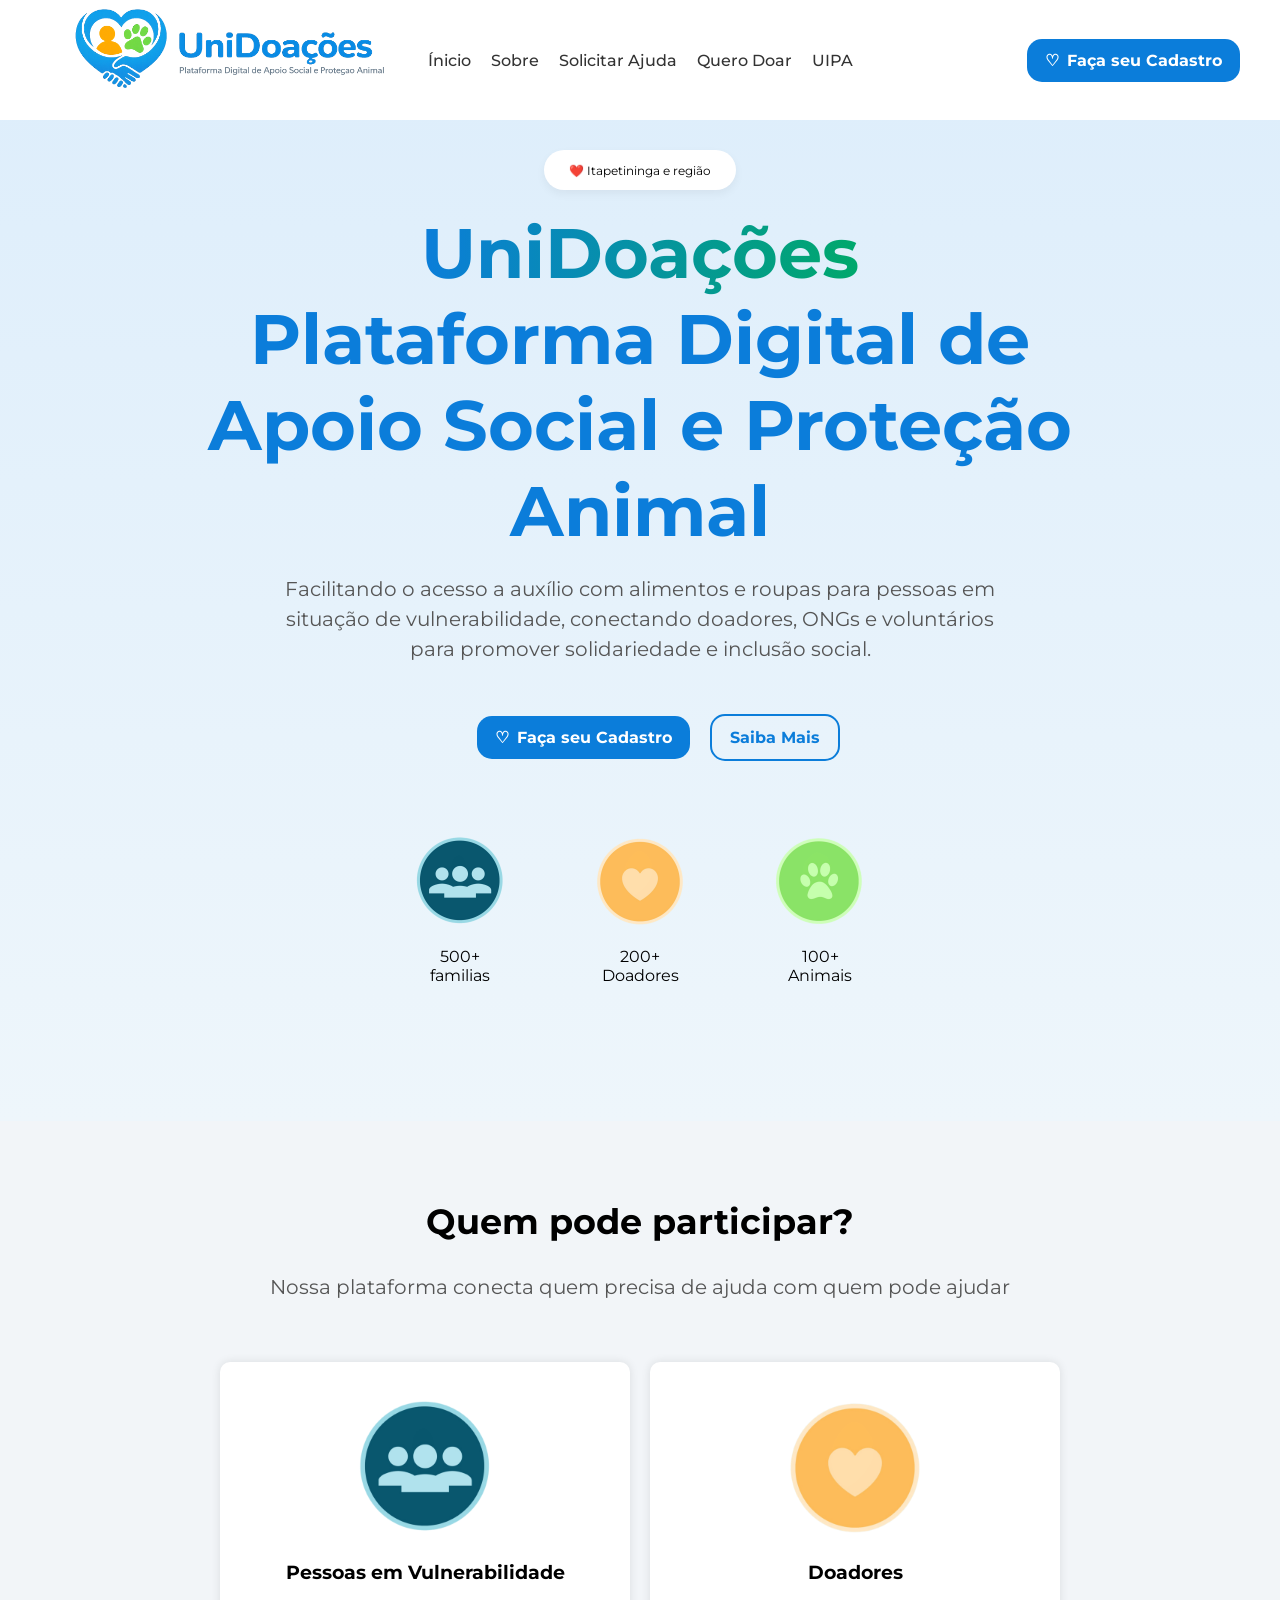
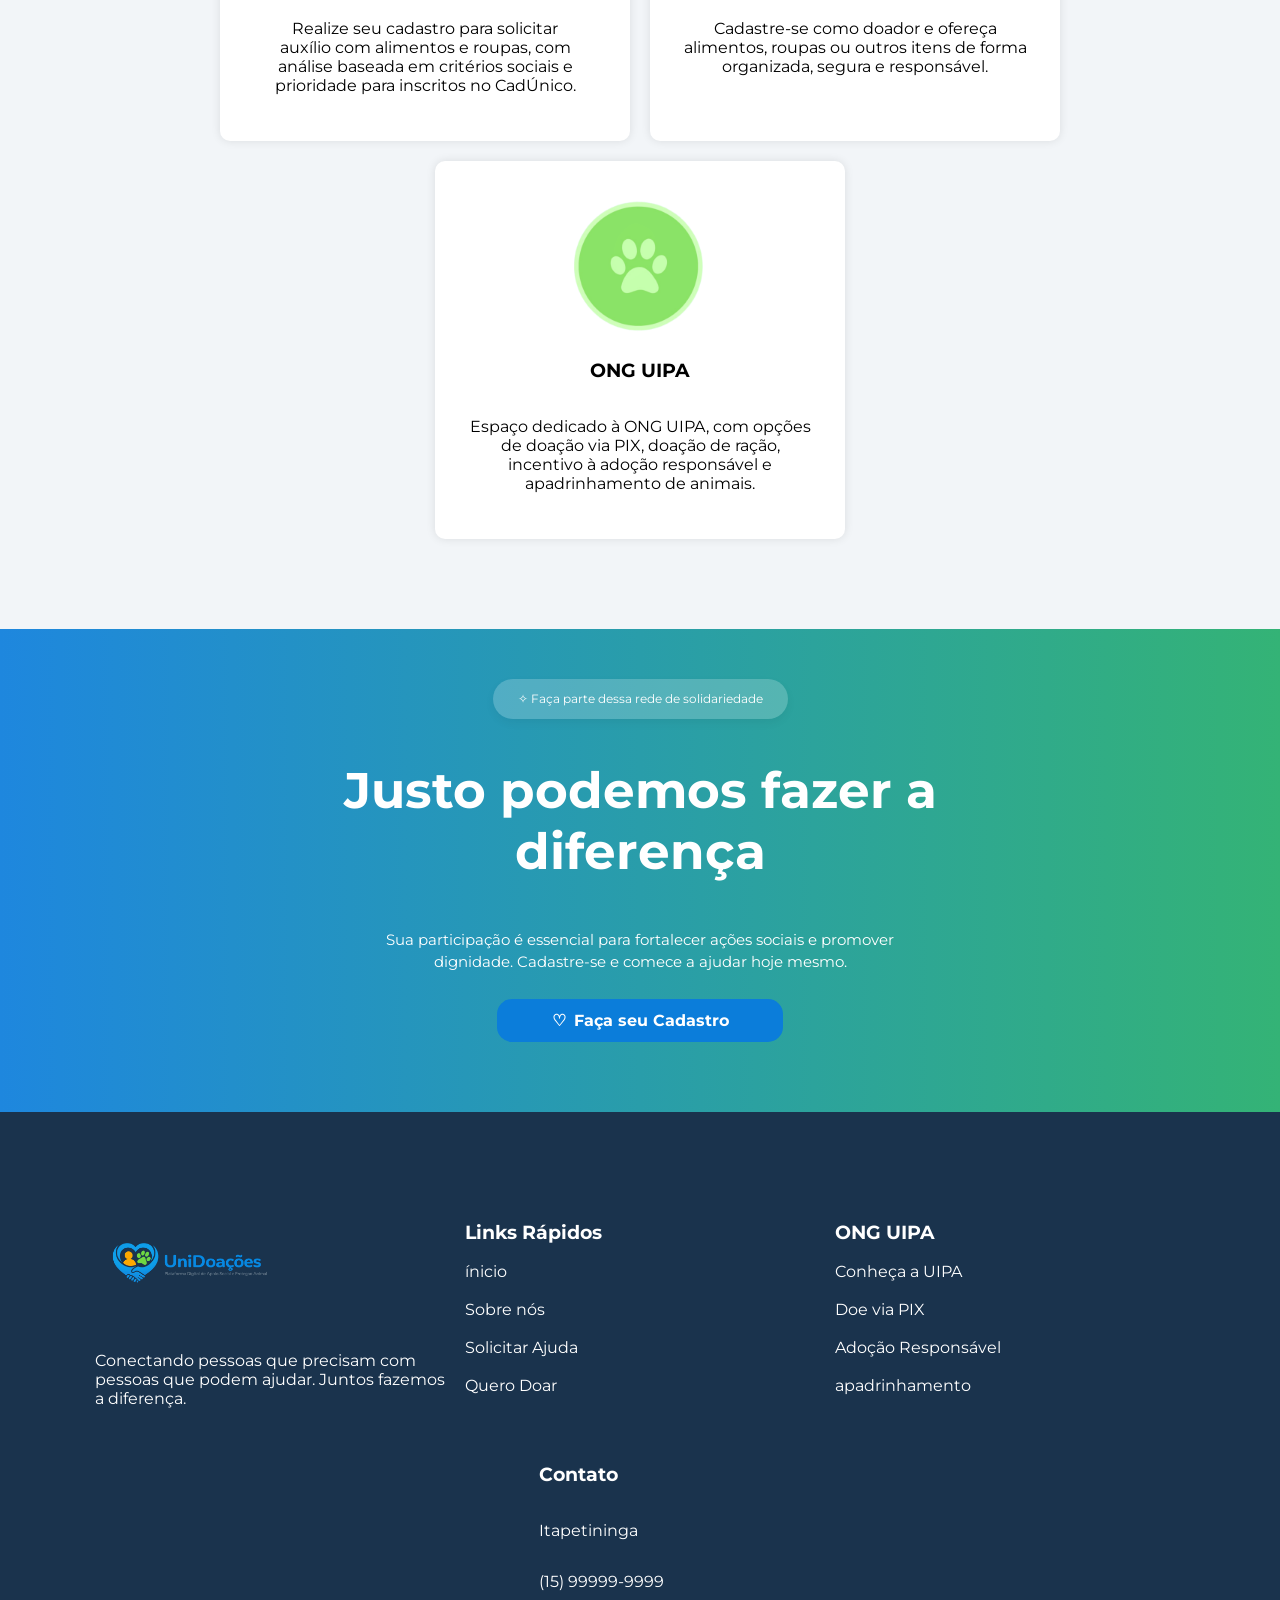
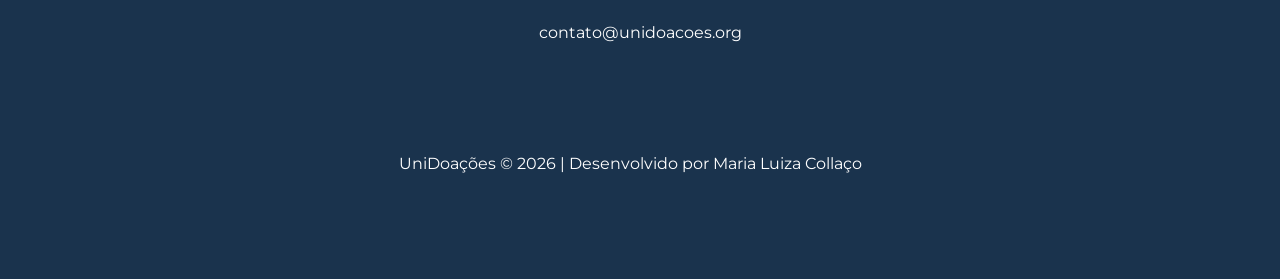
<file: Site UniDoacoes/index.html>
<!DOCTYPE html>
<html lang="pt-br">

<head>
    <link rel="stylesheet" href="assets/css/styles.css">
    <link href="https://fonts.googleapis.com/css2?family=Montserrat:wght@400;700&display=swap" rel="stylesheet">
    <meta charset="UTF-8">
    <meta name="viewport" content="width=device-width, initial-scale=1.0">
    <title>UniDoações</title>
</head>

<body>
    <header class="cabecalho">
        <div class="logo-container">
            <img src="assets/img/Logo UniDoações.png" alt="Logo UniDoações" width="400px">
        </div>
        <nav class="nav-links">
            <a href="">Ínicio</a>
            <a href="pages/sobre.html">Sobre</a>
            <a href="pages/solicitarAjuda.html">Solicitar Ajuda</a>
            <a href="pages/queroDoar.html">Quero Doar</a>
            <a href="pages/UIPA.html">UIPA</a>
        </nav>
        <div class="nav-cadastro">
            <a href="pages/Cadastro.html">
                <span>♡</span> Faça seu Cadastro
            </a>
        </div>
    </header>
    <main>
        <section class="corFundo-sec1">
            <section>
                <div class="balao">
                    <p>❤️ Itapetininga e região</p>
                </div>
            </section>
            <section>
                <h1 class="titulo-principal"> <span class="texto-gradiente-titulo">UniDoações</span><br>Plataforma
                    Digital de <br> Apoio Social e Proteção <br> Animal</h1>
                <p class="texto-principal">Facilitando o acesso a auxílio com alimentos e roupas para pessoas em
                    <br>situação de
                    vulnerabilidade,
                    conectando doadores, ONGs e voluntários <br>para
                    promover solidariedade e inclusão social.
                </p>
            </section>
            <section class="botoes-principais">
                <div class="nav-cadastro">
                    <a href="pages/Cadastro.html">
                        <span>♡</span> Faça seu Cadastro
                    </a>
                </div>
                <div class="botao-transparente">
                    <a href="pages/sobre.html">Saiba Mais</a>
                </div>
            </section>
            <section class="container-cards">
                <article class="card">
                    <img src="assets/img/Icone-comunidade-semfundo.png" alt="icone de comunidade" height="100px">
                    <p>500+<br>familias</p>
                </article>
                <article class="card">
                    <img src="assets/img/Icone-coracao-semfundo.png" alt="icone de coração" height="100px">
                    <p>200+ <br> Doadores</p>
                </article>
                <article class="card">
                    <img src="assets/img/Icone-pata-semfundo.png" alt="icone de pata" height="100px">
                    <p>100+ <br> Animais</p>
                </article>
            </section>
        </section>
        <section class="corFundo-sec2">
            <section>
                <h2 id="tamanho-texto">Quem pode participar?</h2>
                <p class="texto-principal">Nossa plataforma conecta quem precisa de ajuda com quem pode ajudar</p>
            </section>
            <section class="container-cards">
                <article class="card-cor">
                    <img src="assets/img/Icone-comunidade-semfundo.png" alt="icone de comunidade" height="150px">
                    <h3>Pessoas em Vulnerabilidade</h3>
                    <p>Realize seu cadastro para solicitar <br>auxílio com alimentos e roupas, com <br>análise baseada
                        em
                        critérios sociais e <br>prioridade para inscritos no CadÚnico.</p>
                </article>
                <article class="card-cor">
                    <img src="assets/img/Icone-coracao-semfundo.png" alt="icone de coração" height="150px">
                    <h3>Doadores</h3>
                    <p>Cadastre-se como doador e ofereça alimentos, roupas ou outros itens de forma organizada, segura e
                        responsável.</p>
                </article>
                <article class="card-cor">
                    <img src="assets/img/Icone-pata-semfundo.png" alt="icone de pata" height="150px">
                    <h3>ONG UIPA</h3>
                    <P>Espaço dedicado à ONG UIPA, com opções de doação via PIX, doação de ração, incentivo à adoção
                        responsável e apadrinhamento de animais.</P>
                </article>
            </section>
        </section>
        <section class="corFundo-sec3">
            <section>
                <div class="balao-transparente">
                    <p>✧ Faça parte dessa rede de solidariedade</p>
                </div>
            </section>
            <section>
                <h2 id="tamanho-texto-sec3">Justo podemos fazer a <br>diferença</h2>
                <p id="texto-sec3">Sua participação é essencial para fortalecer ações sociais e promover <br>dignidade.
                    Cadastre-se e comece
                    a ajudar hoje mesmo.</p>
                <div class="nav-cadastro-meio">
                    <a href="pages/Cadastro.html">
                        <span>♡</span> Faça seu Cadastro
                    </a>
                </div>
            </section>
        </section>
    </main>
    <footer class="rodape">
        <section class="container-cards">
            <article class="card-rodape">
                <img src="assets/img/Logo UniDoações.png" alt="Logo UniDoações" width="200px">
                <p>Conectando pessoas que precisam com <br>pessoas que podem ajudar. Juntos fazemos <br>a diferença.</p>
            </article>
            <article class="card-rodape">
                <h3>Links Rápidos</h3>
                <a href="">ínicio</a><br>
                <a href="pages/sobre.html">Sobre nós</a><br>
                <a href="pages/solicitarAjuda.html">Solicitar Ajuda</a><br>
                <a href="pages/queroDoar.html">Quero Doar</a><br>
            </article>
            <article class="card-rodape">
                <h3>ONG UIPA</h3>
                <a href="pages/UIPA.html">Conheça a UIPA</a><br>
                <a href="pages/UIPA.html">Doe via PIX</a><br>
                <a href="pages/UIPA.html">Adoção Responsável</a><br>
                <a href="pages/UIPA.html">apadrinhamento</a><br>
            </article>
            <article class="card-rodape">
                <h3>Contato</h3>
                <p>Itapetininga</p>
                <p>(15) 99999-9999</p>
                <p>contato@unidoacoes.org</p>
            </article>
        </section>
        <section class="container-cards">
            <article class="card-rodape">
                <p>UniDoações © 2026 | Desenvolvido por Maria Luiza Collaço</p>
            </article>
            <article class="card-rodape">
            </article>
        </section>
    </footer>
    <script src="assets/js/script.js"></script>
</body>

</html>
</file>
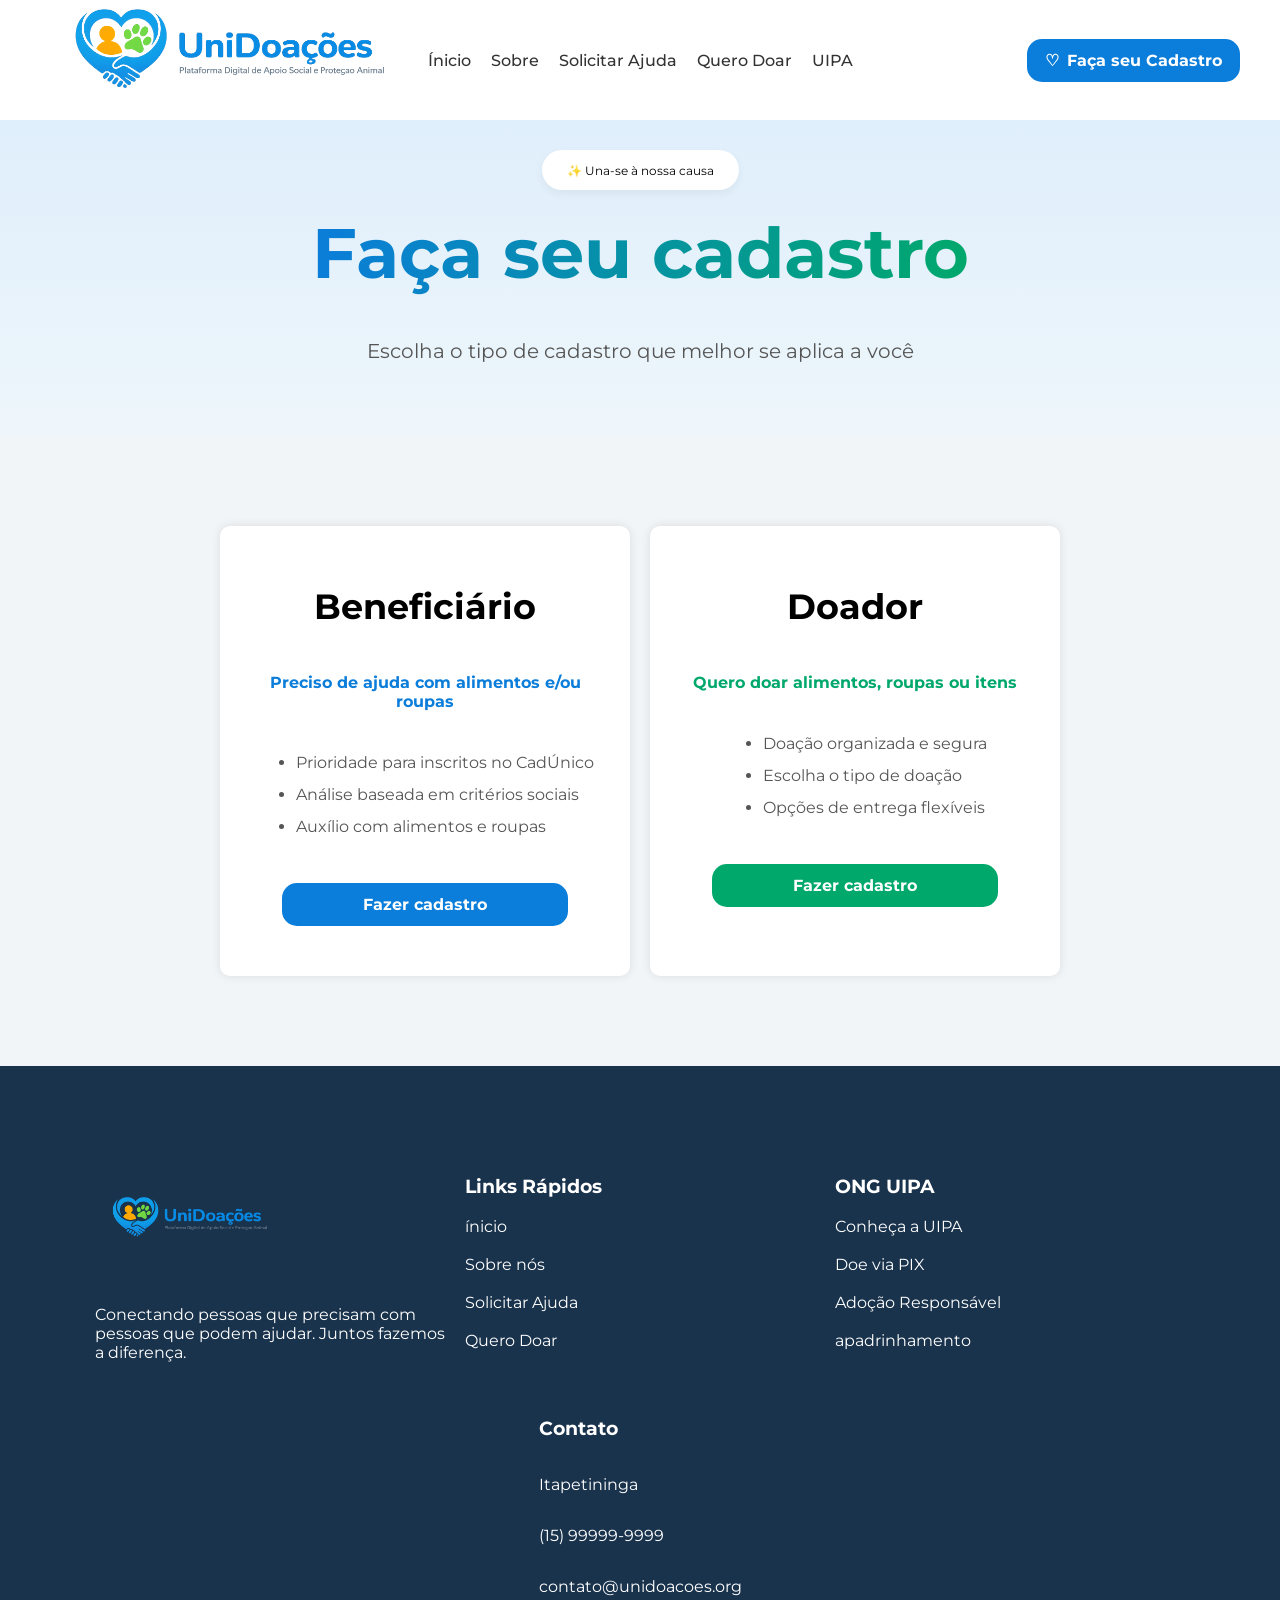
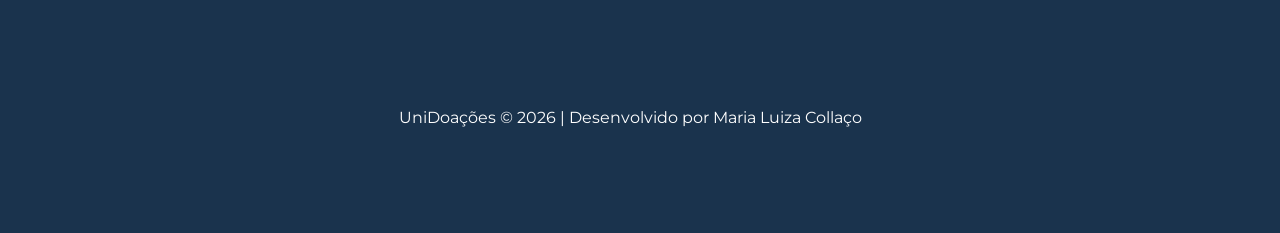
<file: Site UniDoacoes/pages/Cadastro.html>
<!DOCTYPE html>
<html lang="pt-br">

<head>
    <link rel="stylesheet" href="../assets/css/styles.css">
    <link href="https://fonts.googleapis.com/css2?family=Montserrat:wght@400;700;800&display=swap" rel="stylesheet">
    <meta charset="UTF-8">
    <meta name="viewport" content="width=device-width, initial-scale=1.0">
    <title>Cadastro - UniDoações</title>
</head>

<body>
    <header class="cabecalho">
        <div class="logo-container">
            <img src="../assets/img/Logo UniDoações.png" alt="Logo UniDoações" width="400px">
        </div>
        <nav class="nav-links">
            <a href="../index.html">Ínicio</a>
            <a href="sobre.html">Sobre</a>
            <a href="solicitarAjuda.html">Solicitar Ajuda</a>
            <a href="queroDoar.html">Quero Doar</a>
            <a href="UIPA.html">UIPA</a>
        </nav>
        <div class="nav-cadastro">
            <a href="">
                <span>♡</span> Faça seu Cadastro
            </a>
        </div>
    </header>

    <main>
        <section class="corFundo-sec1">
            <div class="balao">
                <p>✨ Una-se à nossa causa</p>
            </div>
            <h1 class="titulo-principal">
                <span class="texto-gradiente-titulo">Faça seu cadastro</span>
            </h1>
            <p class="texto-principal">Escolha o tipo de cadastro que melhor se aplica a você</p>
        </section>

        <section class="corFundo-sec2">
            <div class="container-cards">
                
                <article class="card-cor">
                    <h2 id="tamanho-texto">Beneficiário</h2>
                    <p style="font-weight: 700; color: #0b7dda;">Preciso de ajuda com alimentos e/ou roupas</p>
                    <ul style="text-align: left; color: #555; line-height: 2; margin: 20px 0;">
                        <li>Prioridade para inscritos no CadÚnico</li>
                        <li>Análise baseada em critérios sociais</li>
                        <li>Auxílio com alimentos e roupas</li>
                    </ul>
                    <div class="nav-cadastro-meio">
                        <a href="solicitarAjuda.html">Fazer cadastro</a>
                    </div>
                </article>

                <article class="card-cor">
                    <h2 id="tamanho-texto">Doador</h2>
                    <p style="font-weight: 700; color: #00a86b;">Quero doar alimentos, roupas ou itens</p>
                    <ul style="text-align: left; color: #555; line-height: 2; margin: 20px 0;">
                        <li>Doação organizada e segura</li>
                        <li>Escolha o tipo de doação</li>
                        <li>Opções de entrega flexíveis</li>
                    </ul>
                    <div class="nav-cadastro-meio">
                        <a href="queroDoar.html" style="background-color: #00a86b;">Fazer cadastro</a>
                    </div>
                </article>

            </div>
        </section>
    </main>

    <footer class="rodape">
        <section class="container-cards">
            <article class="card-rodape">
                <img src="../assets/img/Logo UniDoações.png" alt="Logo UniDoações" width="200px">
                <p>Conectando pessoas que precisam com <br>pessoas que podem ajudar. Juntos fazemos <br>a diferença.</p>
            </article>
            <article class="card-rodape">
                <h3>Links Rápidos</h3>
                <a href="../index.html">ínicio</a><br>
                <a href="sobre.html">Sobre nós</a><br>
                <a href="solicitarAjuda.html">Solicitar Ajuda</a><br>
                <a href="queroDoar.html">Quero Doar</a><br>
            </article>
            <article class="card-rodape">
                <h3>ONG UIPA</h3>
                <a href="UIPA.html">Conheça a UIPA</a><br>
                <a href="UIPA.html">Doe via PIX</a><br>
                <a href="UIPA.html">Adoção Responsável</a><br>
                <a href="UIPA.html">apadrinhamento</a><br>
            </article>
            <article class="card-rodape">
                <h3>Contato</h3>
                <p>Itapetininga</p>
                <p>(15) 99999-9999</p>
                <p>contato@unidoacoes.org</p>
            </article>
        </section>
        <section class="container-cards">
            <article class="card-rodape">
                <p>UniDoações © 2026 | Desenvolvido por Maria Luiza Collaço</p>
            </article>
            <article class="card-rodape">
            
            </article>
        </section>
    </footer>
    <script src="../assets/js/script.js"></script>
</body>

</html>
</file>
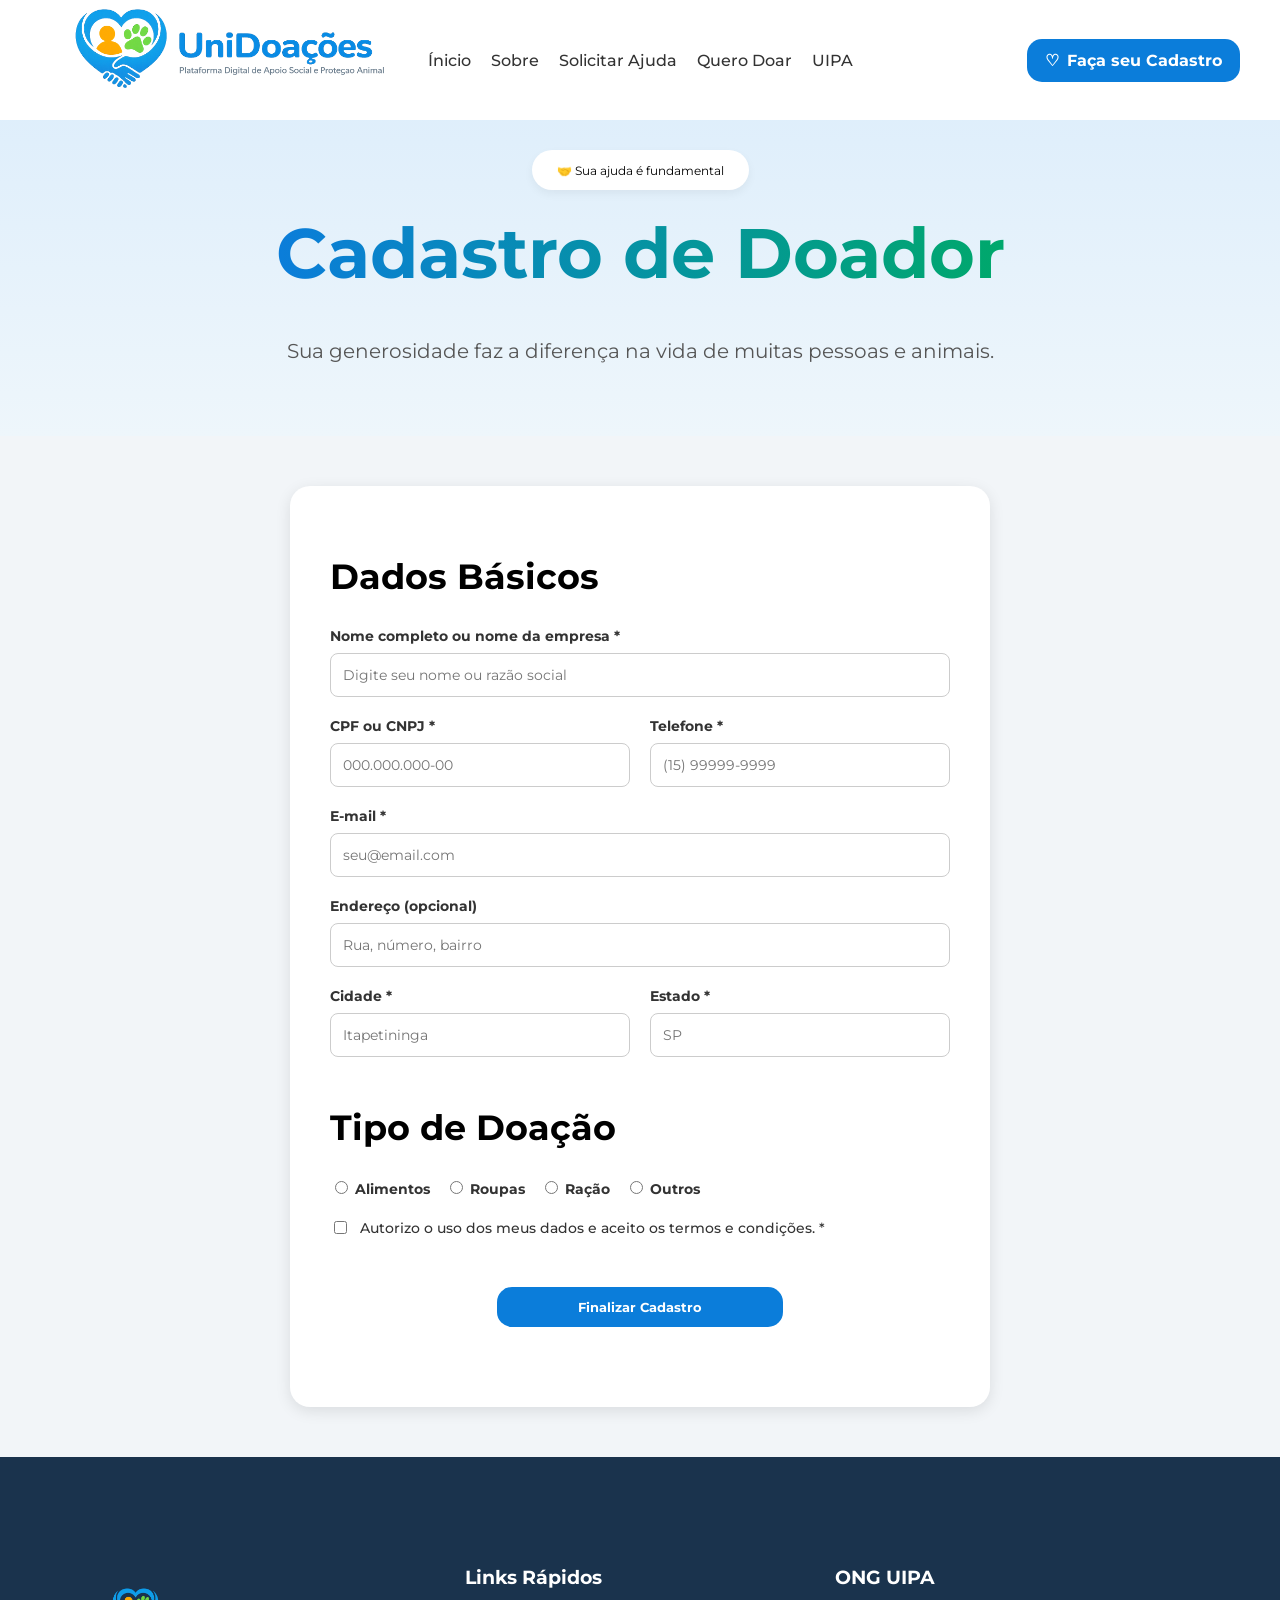
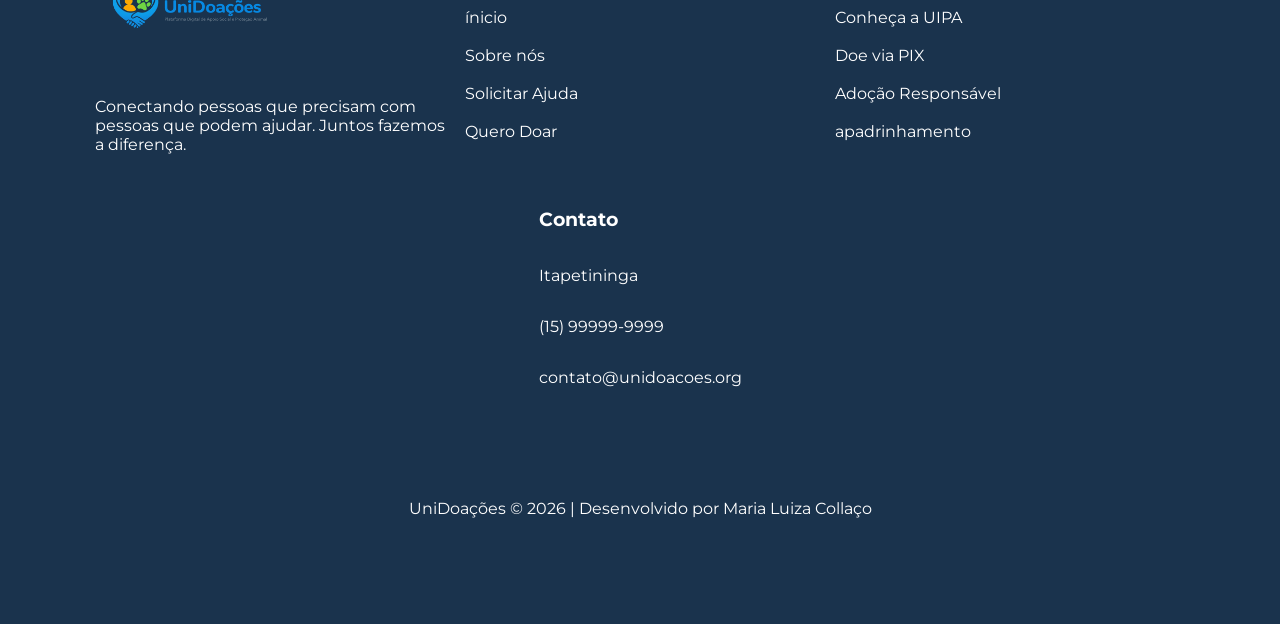
<file: Site UniDoacoes/pages/queroDoar.html>
<!DOCTYPE html>
<html lang="pt-br">

<head>
    <link rel="stylesheet" href="../assets/css/styles.css">
    <link href="https://fonts.googleapis.com/css2?family=Montserrat:wght@400;700;800&display=swap" rel="stylesheet">
    <meta charset="UTF-8">
    <meta name="viewport" content="width=device-width, initial-scale=1.0">
    <title>Quero Doar - UniDoações</title>
</head>

<body>
    <header class="cabecalho">
        <div class="logo-container">
            <img src="../assets/img/Logo UniDoações.png" alt="Logo UniDoações" width="400px">
        </div>
        <nav class="nav-links">
            <a href="../index.html">Ínicio</a>
            <a href="sobre.html">Sobre</a>
            <a href="solicitarAjuda.html">Solicitar Ajuda</a>
            <a href="">Quero Doar</a>
            <a href="UIPA.html">UIPA</a>
        </nav>
        <div class="nav-cadastro">
            <a href="Cadastro.html">
                <span>♡</span> Faça seu Cadastro
            </a>
        </div>
    </header>
    <main>
        <section class="corFundo-sec1">
            <div class="balao">
                <p>🤝 Sua ajuda é fundamental</p>
            </div>
            <h1 class="titulo-principal">
                <span class="texto-gradiente-titulo">Cadastro de Doador</span>
            </h1>
            <p class="texto-principal">Sua generosidade faz a diferença na vida de muitas pessoas e animais.</p>
        </section>

        <section class="corFundo-sec2">
            <div class="formulario-container">
                <form class="form-style">
                    <h2 id="tamanho-texto">Dados Básicos</h2>
                    
                    <div class="form-group">
                        <label for="nomeDoador">Nome completo ou nome da empresa *</label>
                        <input type="text" placeholder="Digite seu nome ou razão social" name="nome" id="nomeDoador" required>
                    </div>

                    <div class="form-row">
                        <div class="form-group">
                            <label for="cpfCnpj">CPF ou CNPJ *</label>
                            <input type="text" placeholder="000.000.000-00" name="cpfCnpj" id="cpfCnpj" required>
                        </div>
                        <div class="form-group">
                            <label for="telefoneDoador">Telefone *</label>
                            <input type="text" placeholder="(15) 99999-9999" name="telefone" id="telefoneDoador" required>
                        </div>
                    </div>

                    <div class="form-group">
                        <label for="emailDoador">E-mail *</label>
                        <input type="email" placeholder="seu@email.com" name="email" id="emailDoador" required>
                    </div>

                    <div class="form-group">
                        <label for="ruaDoador">Endereço (opcional)</label>
                        <input type="text" placeholder="Rua, número, bairro" name="ruaDoador" id="ruaDoador">
                    </div>

                    <div class="form-row">
                        <div class="form-group">
                            <label for="cidadeDoador">Cidade *</label>
                            <input type="text" placeholder="Itapetininga" name="cidadeDoador" id="cidadeDoador" required>
                        </div>
                        <div class="form-group">
                            <label for="estadoDoador">Estado *</label>
                            <input type="text" placeholder="SP" name="estadoDoador" id="estadoDoador" required>
                        </div>
                    </div>

                    <h2 id="tamanho-texto">Tipo de Doação</h2>
                    <div class="form-group">
                        <div class="radio-options" style="display: flex; gap: 15px; flex-wrap: wrap;">
                            <span>
                                <input type="radio" id="alimentos" name="tipoDoacao" value="alimentos" required>
                                <label for="alimentos">Alimentos</label>
                            </span>
                            <span>
                                <input type="radio" id="roupas" name="tipoDoacao" value="roupas">
                                <label for="roupas">Roupas</label>
                            </span>
                            <span>
                                <input type="radio" id="racao" name="tipoDoacao" value="racao">
                                <label for="racao">Ração</label>
                            </span>
                            <span>
                                <input type="radio" id="outros" name="tipoDoacao" value="outros">
                                <label for="outros">Outros</label>
                            </span>
                        </div>
                    </div>

                    <div class="form-group checkbox-group" style="margin-top: 20px;">
                        <input type="checkbox" id="aceitoDoador" required>
                        <label for="aceitoDoador">Autorizo o uso dos meus dados e aceito os termos e condições. *</label>
                    </div>

                    <div class="nav-cadastro-meio" style="margin-top: 30px;">
                        <button type="submit" style="background: none; border: none; width: 100%; cursor: pointer; padding: 0;">
                            <a>Finalizar Cadastro</a>
                        </button>
                    </div>
                </form>
            </div>
        </section>
    </main>

    <footer class="rodape">
        <section class="container-cards">
            <article class="card-rodape">
                <img src="../assets/img/Logo UniDoações.png" alt="Logo UniDoações" width="200px">
                <p>Conectando pessoas que precisam com <br>pessoas que podem ajudar. Juntos fazemos <br>a diferença.</p>
            </article>
            <article class="card-rodape">
                <h3>Links Rápidos</h3>
                <a href="../index.html">ínicio</a><br>
                <a href="sobre.html">Sobre nós</a><br>
                <a href="solicitarAjuda.html">Solicitar Ajuda</a><br>
                <a href="">Quero Doar</a><br>
            </article>
            <article class="card-rodape">
                <h3>ONG UIPA</h3>
                <a href="UIPA.html">Conheça a UIPA</a><br>
                <a href="UIPA.html">Doe via PIX</a><br>
                <a href="UIPA.html">Adoção Responsável</a><br>
                <a href="UIPA.html">apadrinhamento</a><br>
            </article>
            <article class="card-rodape">
                <h3>Contato</h3>
                <p>Itapetininga</p>
                <p>(15) 99999-9999</p>
                <p>contato@unidoacoes.org</p>
            </article>
        </section>
        <section class="container-cards">
            <article class="card-rodape">
                <p>UniDoações © 2026 | Desenvolvido por Maria Luiza Collaço</p>
            </article>
            
        </section>
    </footer>
    <script src="../assets/js/script.js"></script>
</body>
</html>
</file>
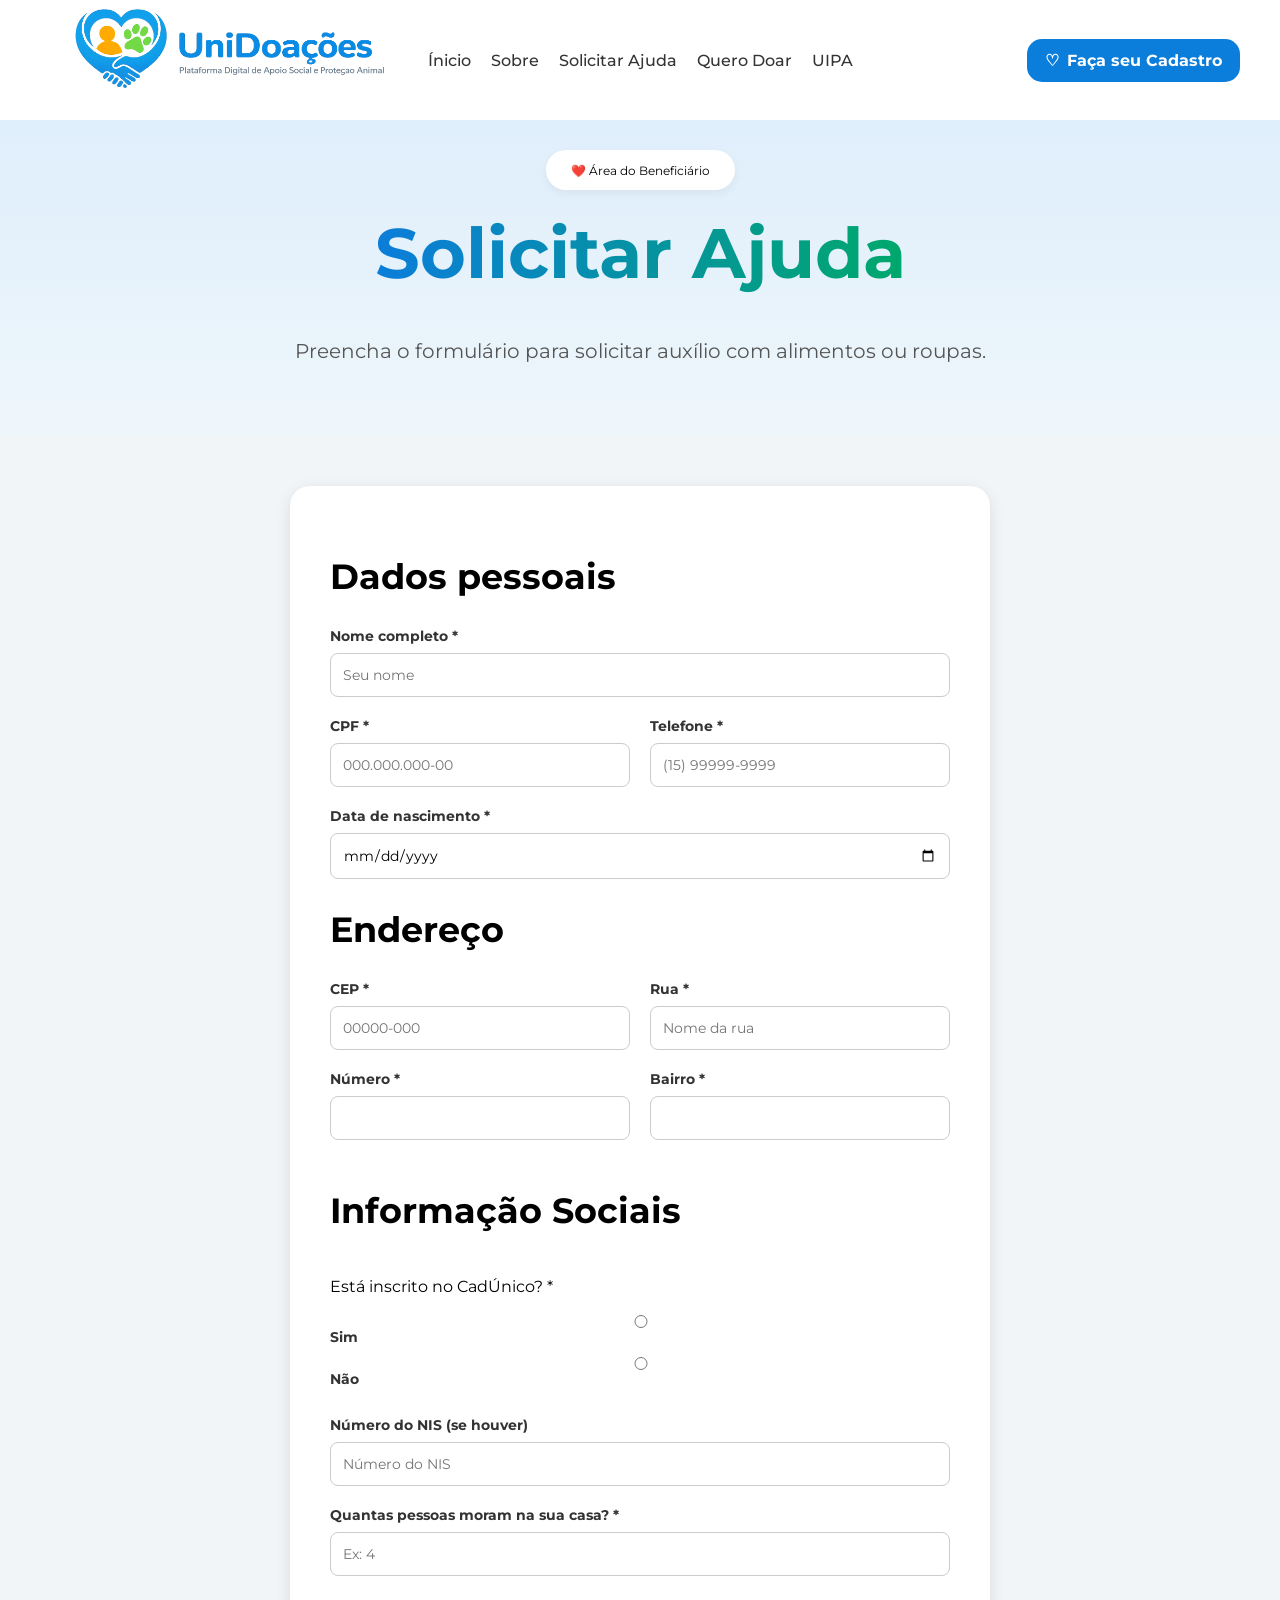
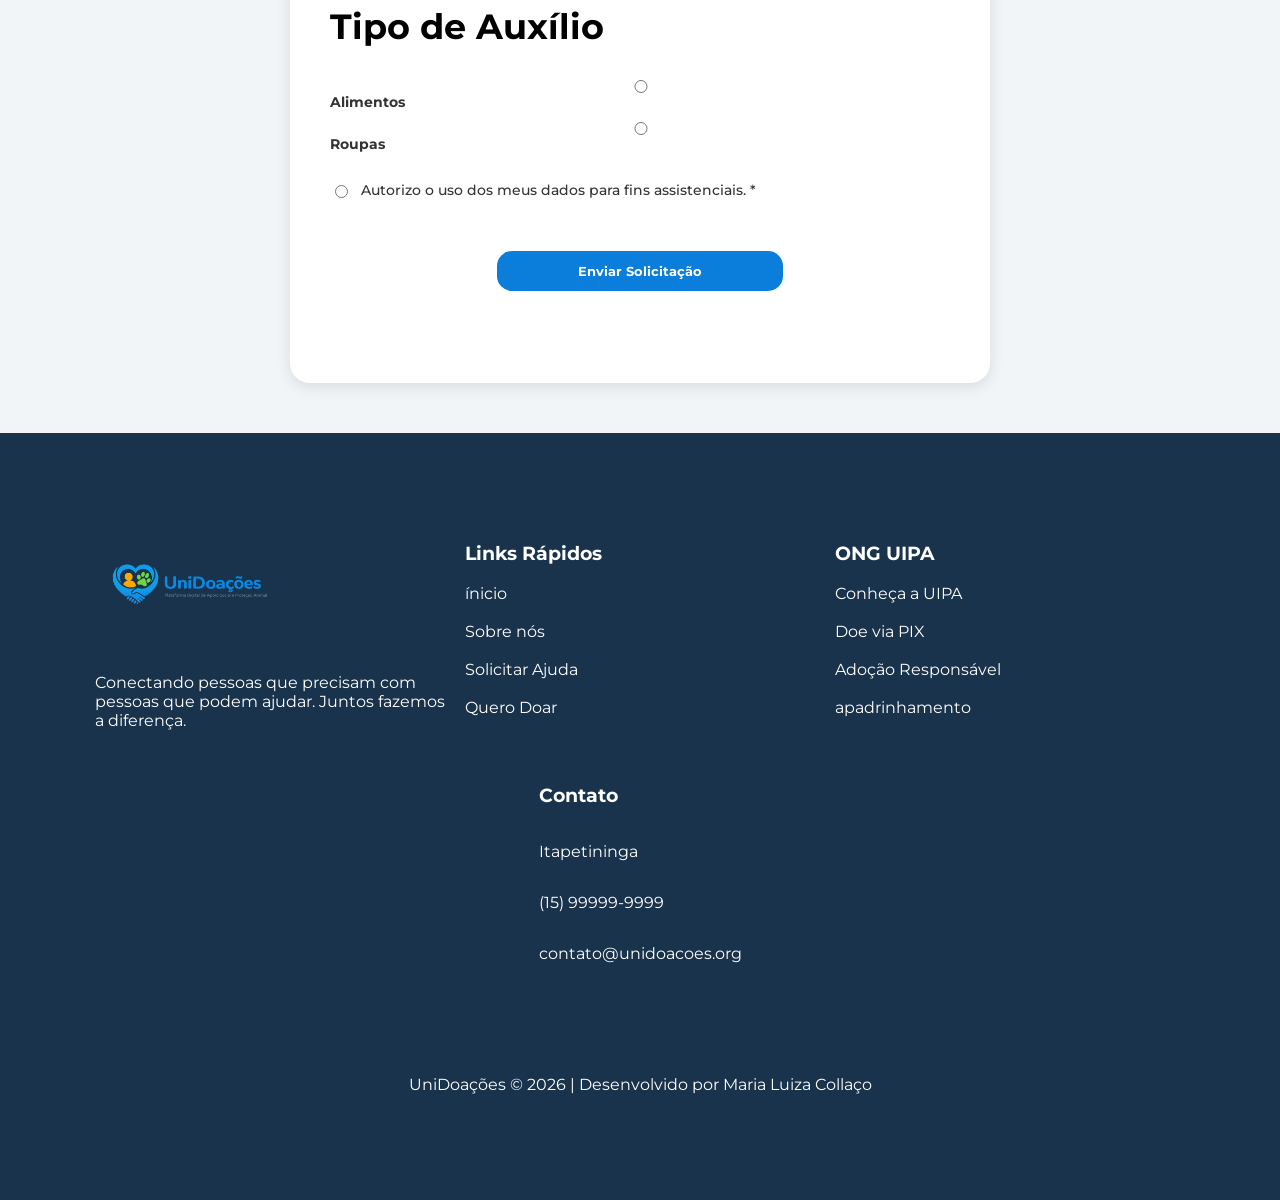
<file: Site UniDoacoes/pages/solicitarAjuda.html>
<!DOCTYPE html>
<html lang="pt-br">

<head>
    <link rel="stylesheet" href="../assets/css/styles.css">
    <link href="https://fonts.googleapis.com/css2?family=Montserrat:wght@400;700;800&display=swap" rel="stylesheet">
    <meta charset="UTF-8">
    <meta name="viewport" content="width=device-width, initial-scale=1.0">
    <title>Solicitar Ajuda - UniDoações</title>
</head>

<body>
    <header class="cabecalho">
        <div class="logo-container">
            <img src="../assets/img/Logo UniDoações.png" alt="Logo UniDoações" width="400px">
        </div>
        <nav class="nav-links">
            <a href="../index.html">Ínicio</a>
            <a href="sobre.html">Sobre</a>
            <a href="">Solicitar Ajuda</a>
            <a href="queroDoar.html">Quero Doar</a>
            <a href="UIPA.html">UIPA</a>
        </nav>
        <div class="nav-cadastro">
            <a href="Cadastro.html">
                <span>♡</span> Faça seu Cadastro
            </a>
        </div>
    </header>

    <main>
        <section class="corFundo-sec1">
            <div class="balao">
                <p>❤️ Área do Beneficiário</p>
            </div>
            <h1 class="titulo-principal">
                <span class="texto-gradiente-titulo">Solicitar Ajuda</span>
            </h1>
            <p class="texto-principal">Preencha o formulário para solicitar auxílio com alimentos ou roupas.</p>
        </section>

        <section class="corFundo-sec2">
            <div class="formulario-container">
                <form class="form-style">
                    <h2 id="tamanho-texto">Dados pessoais</h2>
                    <div class="form-group">
                        <label for="nome">Nome completo *</label>
                        <input type="text" placeholder="Seu nome" name="nome" id="nome" required>
                    </div>
                    
                    <div class="form-row">
                        <div class="form-group">
                            <label for="cpf">CPF *</label>
                            <input type="text" placeholder="000.000.000-00" name="cpf" id="cpf" required>
                        </div>
                        <div class="form-group">
                            <label for="telefone">Telefone *</label>
                            <input type="text" placeholder="(15) 99999-9999" name="telefone" id="telefone" required>
                        </div>
                    </div>

                    <div class="form-group">
                        <label for="dataNascimento">Data de nascimento *</label>
                        <input type="date" name="dataNascimento" id="dataNascimento" required>
                    </div>

                    <h2 id="tamanho-texto">Endereço</h2>
                    <div class="form-row">
                        <div class="form-group">
                            <label for="cep">CEP *</label>
                            <input type="text" placeholder="00000-000" name="cep" id="cep" required>
                        </div>
                        <div class="form-group">
                            <label for="rua">Rua *</label>
                            <input type="text" placeholder="Nome da rua" name="rua" id="rua" required>
                        </div>
                    </div>

                    <div class="form-row">
                        <div class="form-group">
                            <label for="numero">Número *</label>
                            <input type="text" name="numero" id="numero" required>
                        </div>
                        <div class="form-group">
                            <label for="bairro">Bairro *</label>
                            <input type="text" name="bairro" id="bairro" required>
                        </div>
                    </div>

                    <h2 id="tamanho-texto">Informação Sociais</h2>
                    <div class="form-group">
                        <p>Está inscrito no CadÚnico? *</p>
                        <input type="radio" id="sim-cad" name="cadunico" value="sim" required> <label for="sim-cad">Sim</label>
                        <input type="radio" id="nao-cad" name="cadunico" value="nao"> <label for="nao-cad">Não</label>
                    </div>

                    <div class="form-group">
                        <label for="nis">Número do NIS (se houver)</label>
                        <input type="text" placeholder="Número do NIS" name="nis" id="nis">
                    </div>

                    <div class="form-group">
                        <label for="qtdPessoas">Quantas pessoas moram na sua casa? *</label>
                        <input type="text" placeholder="Ex: 4" name="qtdPessoas" id="qtdPessoas" required>
                    </div>

                    <h2 id="tamanho-texto">Tipo de Auxílio</h2>
                    <div class="form-group">
                        <input type="radio" id="alimentos" name="auxilio" value="alimentos" required> <label for="alimentos">Alimentos</label>
                        <input type="radio" id="roupas" name="auxilio" value="roupas"> <label for="roupas">Roupas</label>
                    </div>

                    <div class="form-group checkbox-group">
                        <input type="radio" id="aceito" name="termos" value="aceito" required>
                        <label for="aceito">Autorizo o uso dos meus dados para fins assistenciais. *</label>
                    </div>

                    <div class="nav-cadastro-meio" style="margin-top: 20px;">
                        <button type="submit" style="background: none; border: none; width: 100%; cursor: pointer;">
                            <a>Enviar Solicitação</a>
                        </button>
                    </div>
                </form>
            </div>
        </section>
    </main>

    <footer class="rodape">
        <section class="container-cards">
            <article class="card-rodape">
                <img src="../assets/img/Logo UniDoações.png" alt="Logo UniDoações" width="200px">
                <p>Conectando pessoas que precisam com <br>pessoas que podem ajudar. Juntos fazemos <br>a diferença.</p>
            </article>
            <article class="card-rodape">
                <h3>Links Rápidos</h3>
                <a href="../index.html">ínicio</a><br>
                <a href="sobre.html">Sobre nós</a><br>
                <a href="">Solicitar Ajuda</a><br>
                <a href="queroDoar.html">Quero Doar</a><br>
            </article>
            <article class="card-rodape">
                <h3>ONG UIPA</h3>
                <a href="UIPA.html">Conheça a UIPA</a><br>
                <a href="UIPA.html">Doe via PIX</a><br>
                <a href="UIPA.html">Adoção Responsável</a><br>
                <a href="UIPA.html">apadrinhamento</a><br>
            </article>
            <article class="card-rodape">
                <h3>Contato</h3>
                <p>Itapetininga</p>
                <p>(15) 99999-9999</p>
                <p>contato@unidoacoes.org</p>
            </article>
        </section>
        <section class="container-cards">
            <article class="card-rodape">
                <p>UniDoações © 2026 | Desenvolvido por Maria Luiza Collaço</p>
            </article>
           
        </section>
    </footer>
    <script src="../assets/js/script.js"></script>
</body>
</html>
</file>
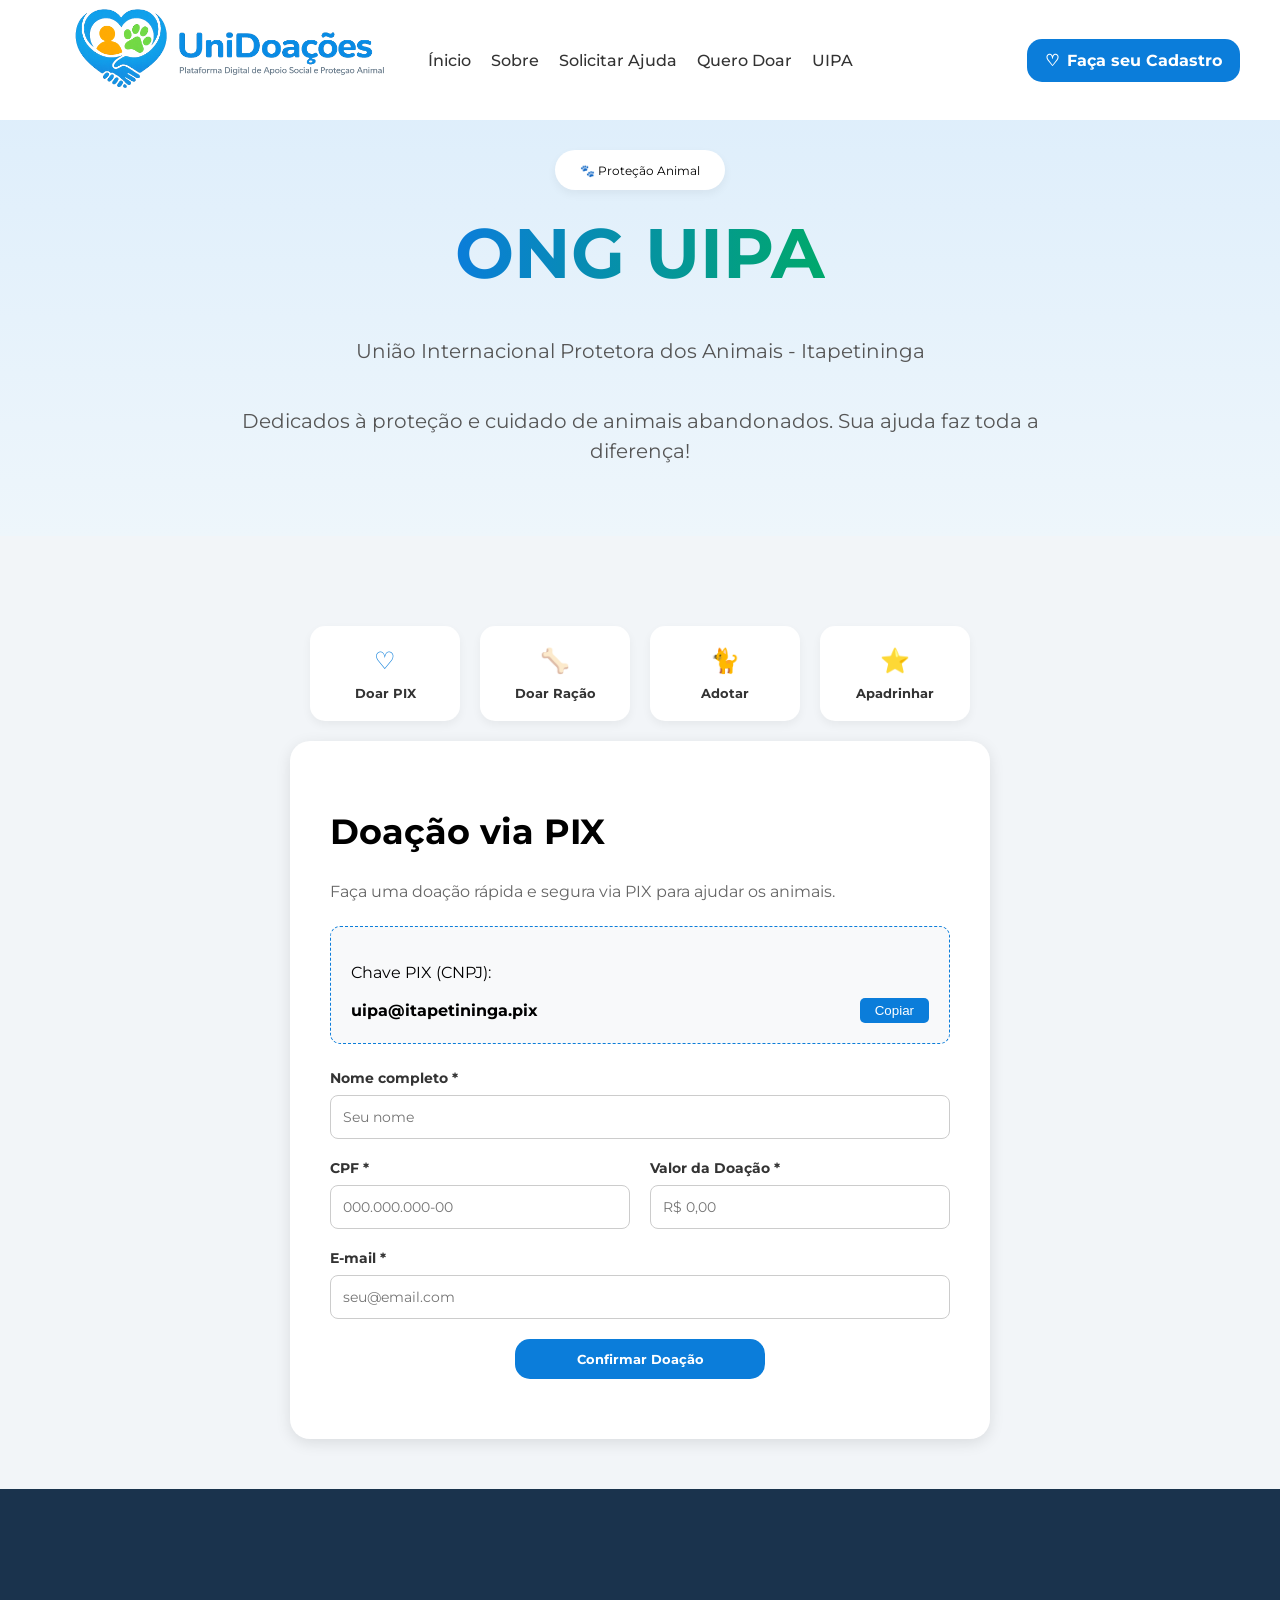
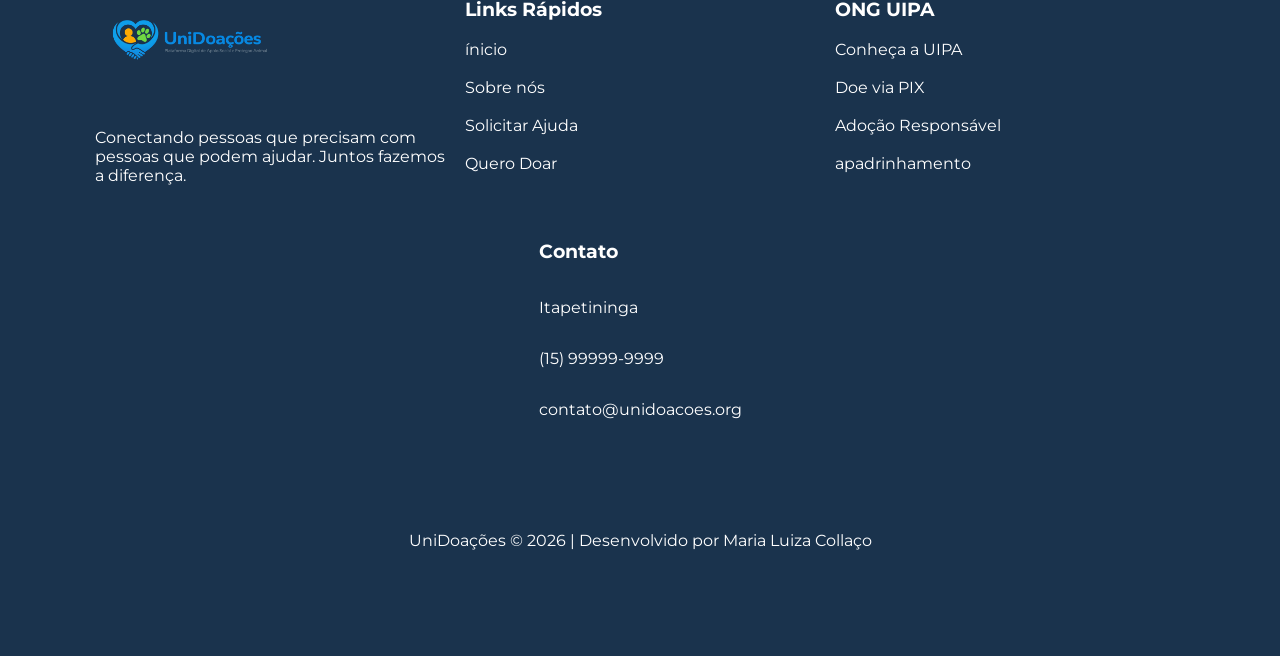
<file: Site UniDoacoes/pages/UIPA.html>
<!DOCTYPE html>
<html lang="pt-br">

<head>
    <link rel="stylesheet" href="../assets/css/styles.css">
    <link href="https://fonts.googleapis.com/css2?family=Montserrat:wght@400;700;800&display=swap" rel="stylesheet">
    <meta charset="UTF-8">
    <meta name="viewport" content="width=device-width, initial-scale=1.0">
    <title>UIPA - UniDoações</title>
</head>

<body>
    <header class="cabecalho">
        <div class="logo-container">
            <img src="../assets/img/Logo UniDoações.png" alt="Logo UniDoações" width="400px">
        </div>
        <nav class="nav-links">
            <a href="../index.html">Ínicio</a>
            <a href="sobre.html">Sobre</a>
            <a href="solicitarAjuda.html">Solicitar Ajuda</a>
            <a href="queroDoar.html">Quero Doar</a>
            <a href="">UIPA</a>
        </nav>
        <div class="nav-cadastro">
            <a href="Cadastro.html">
                <span>♡</span> Faça seu Cadastro
            </a>
        </div>
    </header>

    <main>
        <section class="corFundo-sec1">
            <div class="balao">
                <p>🐾 Proteção Animal</p>
            </div>
            <h1 class="titulo-principal">
                <span class="texto-gradiente-titulo">ONG UIPA</span>
            </h1>
            <p class="texto-principal">União Internacional Protetora dos Animais - Itapetininga</p>
            <p class="texto-principal" style="max-width: 800px;">Dedicados à proteção e cuidado de animais abandonados. Sua ajuda faz toda a diferença!</p>
        </section>

        <section class="corFundo-sec2">
            <div class="container-cards" style="padding-bottom: 20px;">
                <button class="botao-categoria" onclick="trocarForm('form1')">
                    <span class="icone-categoria">♡</span>
                    <p>Doar PIX</p>
                </button>
                <button class="botao-categoria" onclick="trocarForm('form2')">
                    <span class="icone-categoria">🦴</span>
                    <p>Doar Ração</p>
                </button>
                <button class="botao-categoria" onclick="trocarForm('form3')">
                    <span class="icone-categoria">🐈</span>
                    <p>Adotar</p>
                </button>
                <button class="botao-categoria" onclick="trocarForm('form4')">
                    <span class="icone-categoria">⭐</span>
                    <p>Apadrinhar</p>
                </button>
            </div>

            <div class="formulario-container">
                <div id="form1" class="meu-formulario">
                    <h2 id="tamanho-texto">Doação via PIX</h2>
                    <p class="form-desc">Faça uma doação rápida e segura via PIX para ajudar os animais.</p>
                    
                    <div class="pix-box">
                        <p>Chave PIX (CNPJ):</p>
                        <div class="copy-wrapper">
                            <strong id="minhaChave">uipa@itapetininga.pix</strong>
                            <button class="btn-copiar" onclick="copiarTexto()">Copiar</button>
                        </div>
                    </div>

                    <form class="form-style">
                        <div class="form-group">
                            <label for="nomePix">Nome completo *</label>
                            <input type="text" placeholder="Seu nome" id="nomePix" required>
                        </div>
                        <div class="form-row">
                            <div class="form-group">
                                <label for="cpfPix">CPF *</label>
                                <input type="text" placeholder="000.000.000-00" id="cpfPix" required>
                            </div>
                            <div class="form-group">
                                <label for="valorPix">Valor da Doação *</label>
                                <input type="text" placeholder="R$ 0,00" id="valorPix" required>
                            </div>
                        </div>
                        <div class="form-group">
                            <label for="emailPix">E-mail *</label>
                            <input type="email" placeholder="seu@email.com" id="emailPix" required>
                        </div>
                        <div class="nav-cadastro-meio">
                            <button>Confirmar Doação</button>
                        </div>
                    </form>
                </div>

                <div id="form2" class="meu-formulario" hidden>
                    <h2 id="tamanho-texto">Doação de Ração</h2>
                    <p class="form-desc">Doe ração para ajudar a alimentar os animais do abrigo.</p>
                    <form class="form-style">
                        <div class="form-group">
                            <label for="nomeRacao">Nome completo *</label>
                            <input type="text" placeholder="Seu nome" id="nomeRacao" required>
                        </div>
                        <div class="form-group">
                            <label for="telefoneRacao">Telefone *</label>
                            <input type="text" placeholder="(15) 99999-9999" id="telefoneRacao" required>
                        </div>
                        <div class="form-row">
                            <div class="form-group">
                                <label for="tipoRacao">Tipo de ração *</label>
                                <input type="text" placeholder="Ex: Cães adultos" id="tipoRacao" required>
                            </div>
                            <div class="form-group">
                                <label for="quantidadeRacao">Quantidade (kg)*</label>
                                <input type="text" placeholder="Ex: 10kg" id="quantidadeRacao" required>
                            </div>
                        </div>
                        <div class="nav-cadastro-meio">
                            <button>Notificar Doação</button>
                        </div>
                    </form>
                </div>

                <div id="form3" class="meu-formulario" hidden>
                    <h2 id="tamanho-texto">Adoção Responsável</h2>
                    <p class="form-desc">Adote um amigo de quatro patas e transforme duas vidas.</p>
                    <form class="form-style">
                        <div class="form-group">
                            <label for="nomeAdocao">Nome completo *</label>
                            <input type="text" placeholder="Seu nome" id="nomeAdocao" required>
                        </div>
                        <div class="form-row">
                            <div class="form-group">
                                <label for="cpfAdocao">CPF *</label>
                                <input type="text" id="cpfAdocao" required>
                            </div>
                            <div class="form-group">
                                <label for="telefoneAdocao">Telefone *</label>
                                <input type="text" id="telefoneAdocao" required>
                            </div>
                        </div>
                        <div class="form-group">
                            <label for="enderecoAdocao">Endereço completo *</label>
                            <input type="text" id="enderecoAdocao" required>
                        </div>
                        <div class="form-group">
                            <p>Já possui outros animais? *</p>
                            <div style="display:flex; gap:10px">
                                <input type="radio" name="outros" id="s"> <label for="s">Sim</label>
                                <input type="radio" name="outros" id="n"> <label for="n">Não</label>
                            </div>
                        </div>
                        <div class="nav-cadastro-meio">
                            <button>Enviar Interesse</button>
                        </div>
                    </form>
                </div>

                <div id="form4" class="meu-formulario" hidden>
                    <h2 id="tamanho-texto">Apadrinhamento</h2>
                    <p class="form-desc">Ajude a custear os cuidados mensais de um animal.</p>
                    <form class="form-style">
                        <div class="form-group">
                            <label for="nomeAp">Nome completo *</label>
                            <input type="text" id="nomeAp" required>
                        </div>
                        <div class="form-row">
                            <div class="form-group">
                                <label for="emailAp">E-mail *</label>
                                <input type="email" id="emailAp" required>
                            </div>
                            <div class="form-group">
                                <label for="telAp">Telefone *</label>
                                <input type="text" id="telAp" required>
                            </div>
                        </div>
                        <div class="nav-cadastro-meio">
                            <button>Quero ser Padrinho/Madrinha</button>
                        </div>
                    </form>
                </div>
            </div>
        </section>
    </main>

    <footer class="rodape">
        <section class="container-cards">
            <article class="card-rodape">
                <img src="../assets/img/Logo UniDoações.png" alt="Logo UniDoações" width="200px">
                <p>Conectando pessoas que precisam com <br>pessoas que podem ajudar. Juntos fazemos <br>a diferença.</p>
            </article>
            <article class="card-rodape">
                <h3>Links Rápidos</h3>
                <a href="../index.html">ínicio</a><br>
                <a href="sobre.html">Sobre nós</a><br>
                <a href="solicitarAjuda.html">Solicitar Ajuda</a><br>
                <a href="queroDoar.html">Quero Doar</a><br>
            </article>
            <article class="card-rodape">
                <h3>ONG UIPA</h3>
                <a href="">Conheça a UIPA</a><br>
                <a href="">Doe via PIX</a><br>
                <a href="">Adoção Responsável</a><br>
                <a href="">apadrinhamento</a><br>
            </article>
            <article class="card-rodape">
                <h3>Contato</h3>
                <p>Itapetininga</p>
                <p>(15) 99999-9999</p>
                <p>contato@unidoacoes.org</p>
            </article>
        </section>
        <section class="container-cards">
            <article class="card-rodape">
                <p>UniDoações © 2026 | Desenvolvido por Maria Luiza Collaço</p>
            </article>
            
        </section>
    </footer>

    <script>
        function trocarForm(idAlvo) {
            const todosOsForms = document.querySelectorAll('.meu-formulario');
            todosOsForms.forEach(form => form.hidden = true);
            document.getElementById(idAlvo).hidden = false;
        }

        function copiarTexto() {
            const textoParaCopiar = document.getElementById('minhaChave').innerText;
            navigator.clipboard.writeText(textoParaCopiar).then(() => {
                alert("Chave PIX copiada!");
            });
        }
    </script>
    <script src="../assets/js/script.js"></script>
</body>
</html>
</file>
<file: Site UniDoacoes/assets/css/styles.css>
/* ==========================================================================
   ESTILOS BASE - INDEX
   ========================================================================== */
body {
    font-family: 'Montserrat', sans-serif;
    padding-top: 100px;
    margin: 0;
    background-color: #f4f7f9;
}

.cabecalho {
    background-color: white;
    position: fixed;
    top: 0;
    width: 100%;
    z-index: 1000;
    display: flex;
    align-items: center;
    box-sizing: border-box;
    padding: 0 40px;
    height: 120px;
}

.logo-container,
.nav-cadastro {
    width: 250px;
    display: flex;
    align-items: center;
}

.nav-cadastro {
    justify-content: flex-end;
}

.nav-cadastro-meio button {
    border: none;
    width: 250px;
    margin: 20px auto;
    color: white;
    display: flex;
    align-items: center;
    justify-content: center;
    gap: 8px;
    background-color: #0b7dda;
    padding: 12px 18px;
    border-radius: 15px;
    font-family: 'Montserrat', sans-serif;
    font-weight: 700;
    text-decoration: none;
    transition: 0.3s;
}

.nav-cadastro-meio a {
    border: none;
    width: 250px;
    margin: 20px auto;
    color: white;
    display: flex;
    align-items: center;
    justify-content: center;
    gap: 8px;
    background-color: #0b7dda;
    padding: 12px 18px;
    border-radius: 15px;
    font-family: 'Montserrat', sans-serif;
    font-weight: 700;
    text-decoration: none;
    transition: 0.3s;
}

.nav-cadastro a {
    color: white;
    display: flex;
    align-items: center;
    gap: 8px;
    background-color: #0b7dda;
    padding: 12px 18px;
    border-radius: 15px;
    font-family: 'Montserrat', sans-serif;
    font-weight: 700;
    text-decoration: none;
    transition: 0.3s;
}

.nav-cadastro a:hover {
    background-color: #2b90e2;
    color: #fff;
    transform: scale(1.05);
}

.nav-links {
    flex: 1;
    display: flex;
    justify-content: center;
    gap: 20px;
}

.nav-links a {
    text-decoration: none;
    color: #333;
    font-family: 'Montserrat', sans-serif;
    font-weight: 500;
}

/* SEÇÕES */
.corFundo-sec1 {
    background: linear-gradient(to bottom, #deeefb, #eef6fb);
    padding-top: 50px;
    padding-bottom: 50px;
    display: flex;
    flex-direction: column;
    align-items: center;
    text-align: center;
}

.corFundo-sec2 {
    background-color: #f2f5f8;
    padding-top: 50px;
    padding-bottom: 50px;
    display: flex;
    flex-direction: column;
    align-items: center;
    text-align: center;
}

.corFundo-sec3 {
    background: linear-gradient(to right, #1e87de, #34b376);
    padding-top: 50px;
    padding-bottom: 50px;
    display: flex;
    flex-direction: column;
    align-items: center;
    text-align: center;
}

/* ELEMENTOS VISUAIS */
.balao {
    font-size: 12px;
    display: flex;
    justify-content: center;
    align-items: center;
    height: 40px;
    width: fit-content;
    padding: 0 25px;
    background-color: white;
    border-radius: 50px;
    margin: 0 auto;
    box-shadow: 0 4px 10px rgba(0, 0, 0, 0.05);
}

.balao-transparente p {
    color: white;
    background-color: rgba(255, 255, 255, 0.2); 
    font-size: 12px;
    display: flex;
    justify-content: center;
    align-items: center;
    height: 40px;
    width: fit-content;
    padding: 0 25px;
    border-radius: 50px;
    margin: 0 auto;
    box-shadow: 0 4px 10px rgba(0, 0, 0, 0.05);
}

.titulo-principal {
    font-size: 70px;
    color: #0b7dda;
    font-weight: 700;
    margin: 20px 0;
}

.texto-gradiente-titulo {
    background: linear-gradient(to right, #0b7dda, #00a86b);
    -webkit-background-clip: text;
    background-clip: text;
    -webkit-text-fill-color: transparent;
}

.texto-principal {
    font-size: 20px;
    color: #555555;
    margin: 20px 0;
    line-height: 1.5;
}

.botoes-principais {
    margin-top: 30px;
    display: flex;
    gap: 20px;
}

.botao-transparente a {
    color: #0b7dda;
    display: flex;
    align-items: center;
    gap: 8px;
    border: 2px solid #0b7dda;
    padding: 12px 18px;
    border-radius: 15px;
    font-family: 'Montserrat', sans-serif;
    font-weight: 700;
    text-decoration: none;
    transition: 0.3s;
}

.botao-transparente a:hover {
    background-color: #0b7dda;
    color: #fff;
    transform: scale(1.05);
}

.container-cards {
    display: flex;
    gap: 20px;
    justify-content: center;
    padding: 40px;
    flex-wrap: wrap;
}

.card {
    text-align: center;
    padding: 30px;
    display: flex;
    flex-direction: column;
    align-items: center;
    max-width: 350px;
}

.card-cor {
    width: 350px;
    background-color: white;
    text-align: center;
    padding: 30px;
    display: flex;
    flex-direction: column;
    align-items: center;
    border-radius: 10px;
    box-shadow: 0 0 10px rgba(0, 0, 0, 0.1);
}

#tamanho-texto {
    font-size: 35px;
}

#tamanho-texto-sec3 {
    font-size: 50px;
    color: white;
}

#texto-sec3 {
    padding: 5px;
    font-size: 15px;
    color: white;
    margin: 20px 0;
    line-height: 1.5;
}

/* RODAPÉ */
.rodape {
    background-color: #1a334d;
    padding-top: 50px;
    padding-bottom: 50px;
    display: flex;
    flex-direction: column;
    align-items: center;
    text-align: center;
}

.card-rodape {
    display: flex;
    flex-direction: column;
    align-items: flex-start;
}

.card-rodape a {
    width: 350px;
    text-decoration: none;
    color: white;
    display: flex;
    flex-direction: column;
    text-align: left;
}

.rodape h3, 
.rodape p, 
.rodape a {
    text-align: left;
    color: white;
}

/* ==========================================================================
   ESTILOS PARA FORMULÁRIOS (AUXÍLIO E DOADOR)
   ========================================================================== */
.formulario-container {
    background-color: white;
    padding: 40px;
    border-radius: 20px;
    box-shadow: 0 4px 15px rgba(0,0,0,0.1);
    width: 100%;
    max-width: 700px;
    text-align: left;
    box-sizing: border-box;
}

.form-group {
    margin-bottom: 20px;
    display: flex;
    flex-direction: column;
}

.form-group label {
    font-weight: 700;
    margin-bottom: 8px;
    color: #333;
    font-size: 14px;
}

.form-group input[type="text"],
.form-group input[type="date"],
.form-group input[type="email"],
.form-group input[type="number"] {
    padding: 12px;
    border: 1px solid #ccc;
    border-radius: 8px;
    font-family: 'Montserrat', sans-serif;
    font-size: 14px;
    width: 100%;
    box-sizing: border-box;
}

.form-row {
    display: flex;
    gap: 20px;
}

.form-row .form-group {
    flex: 1;
}

.checkbox-group {
    flex-direction: row;
    align-items: center;
    gap: 10px;
}

.checkbox-group label {
    margin-bottom: 0;
    font-weight: 500;
}

/* BOTÕES DE CATEGORIA UIPA */
.botao-categoria {
    background: white;
    border: none;
    border-radius: 15px;
    padding: 20px;
    width: 150px;
    cursor: pointer;
    box-shadow: 0 4px 10px rgba(0,0,0,0.05);
    transition: 0.3s;
    display: flex;
    flex-direction: column;
    align-items: center;
    font-family: 'Montserrat', sans-serif;
}

.botao-categoria:hover {
    transform: translateY(-5px);
    box-shadow: 0 6px 15px rgba(11, 125, 218, 0.2);
}

.icone-categoria {
    font-size: 24px;
    margin-bottom: 10px;
    color: #0b7dda;
}

.botao-categoria p {
    font-weight: 700;
    margin: 0;
    color: #333;
}

/* BOX PIX */
.pix-box {
    background: #f8f9fa;
    padding: 20px;
    border-radius: 10px;
    margin-bottom: 25px;
    border: 1px dashed #0b7dda;
}

.copy-wrapper {
    display: flex;
    justify-content: space-between;
    align-items: center;
    margin-top: 10px;
}

.btn-copiar {
    background: #0b7dda;
    color: white;
    border: none;
    padding: 5px 15px;
    border-radius: 5px;
    cursor: pointer;
}

.form-desc {
    margin-bottom: 25px;
    color: #666;
}
</file>
